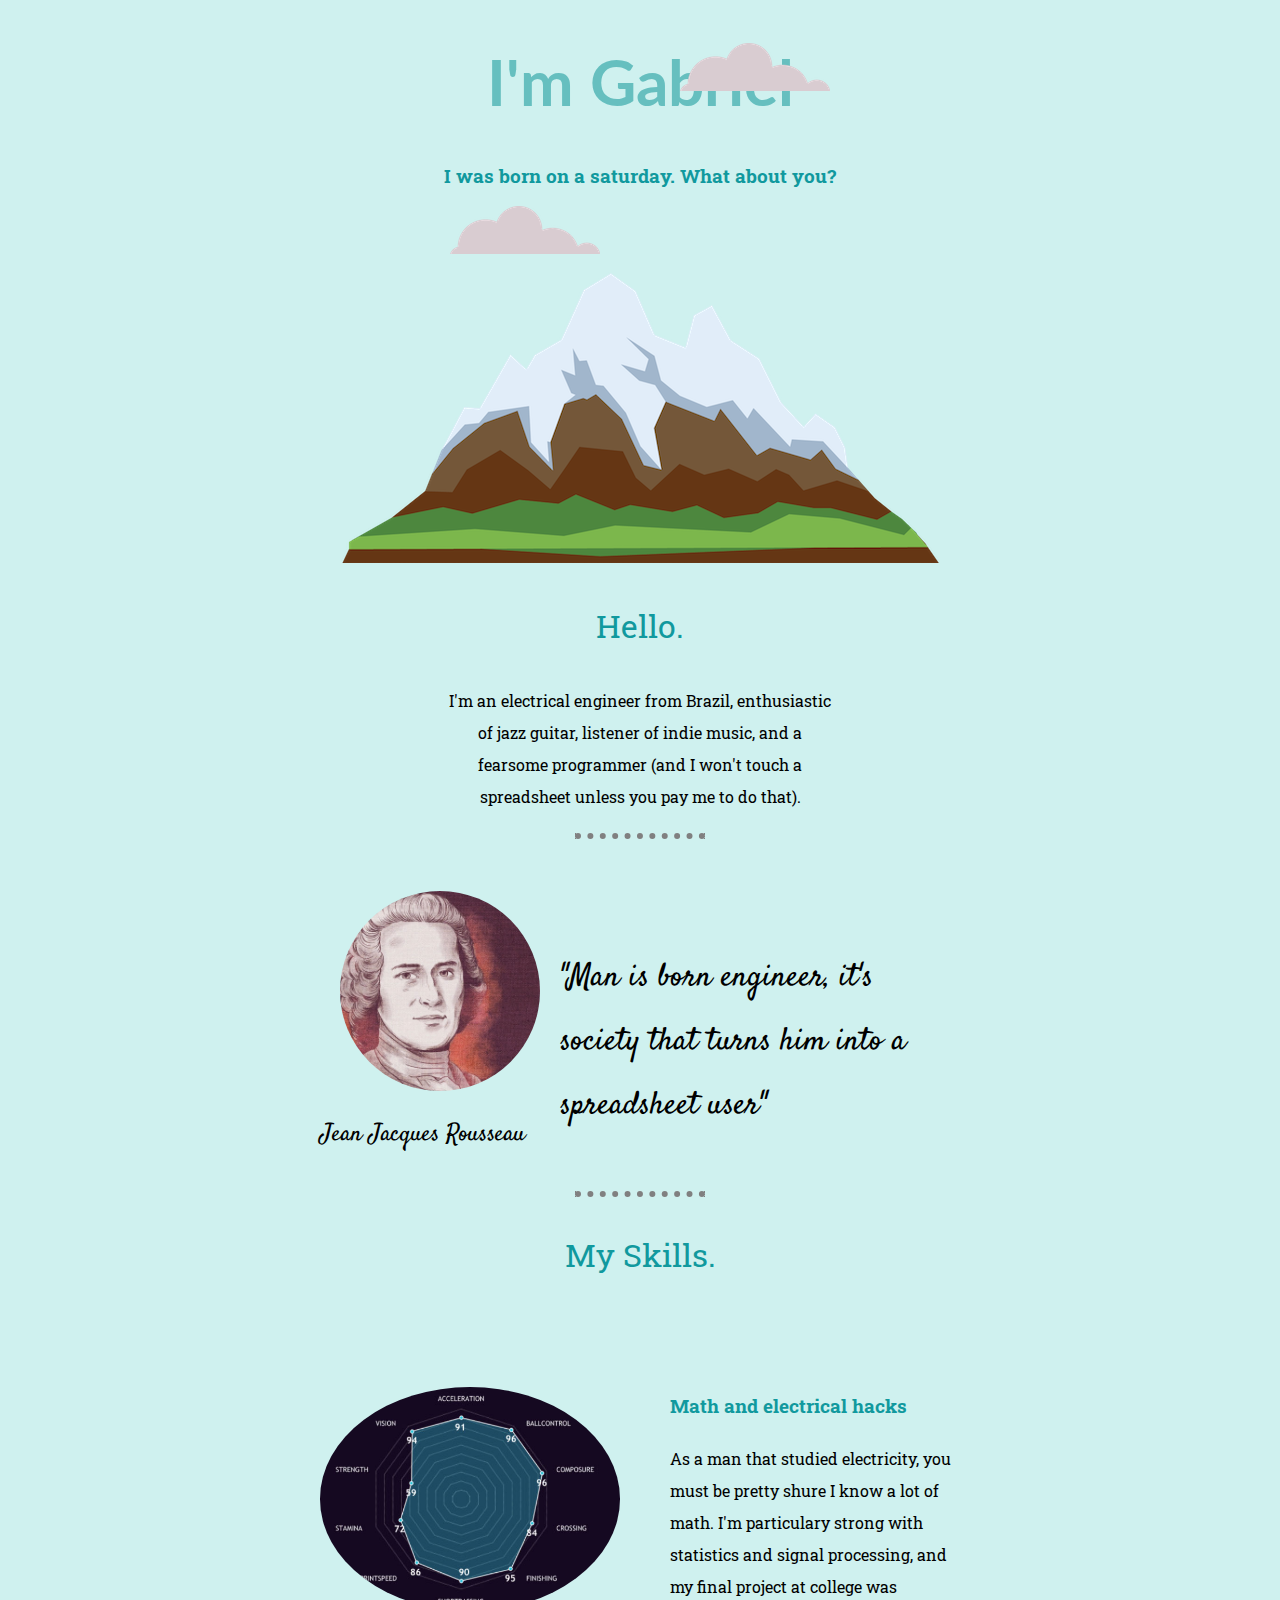
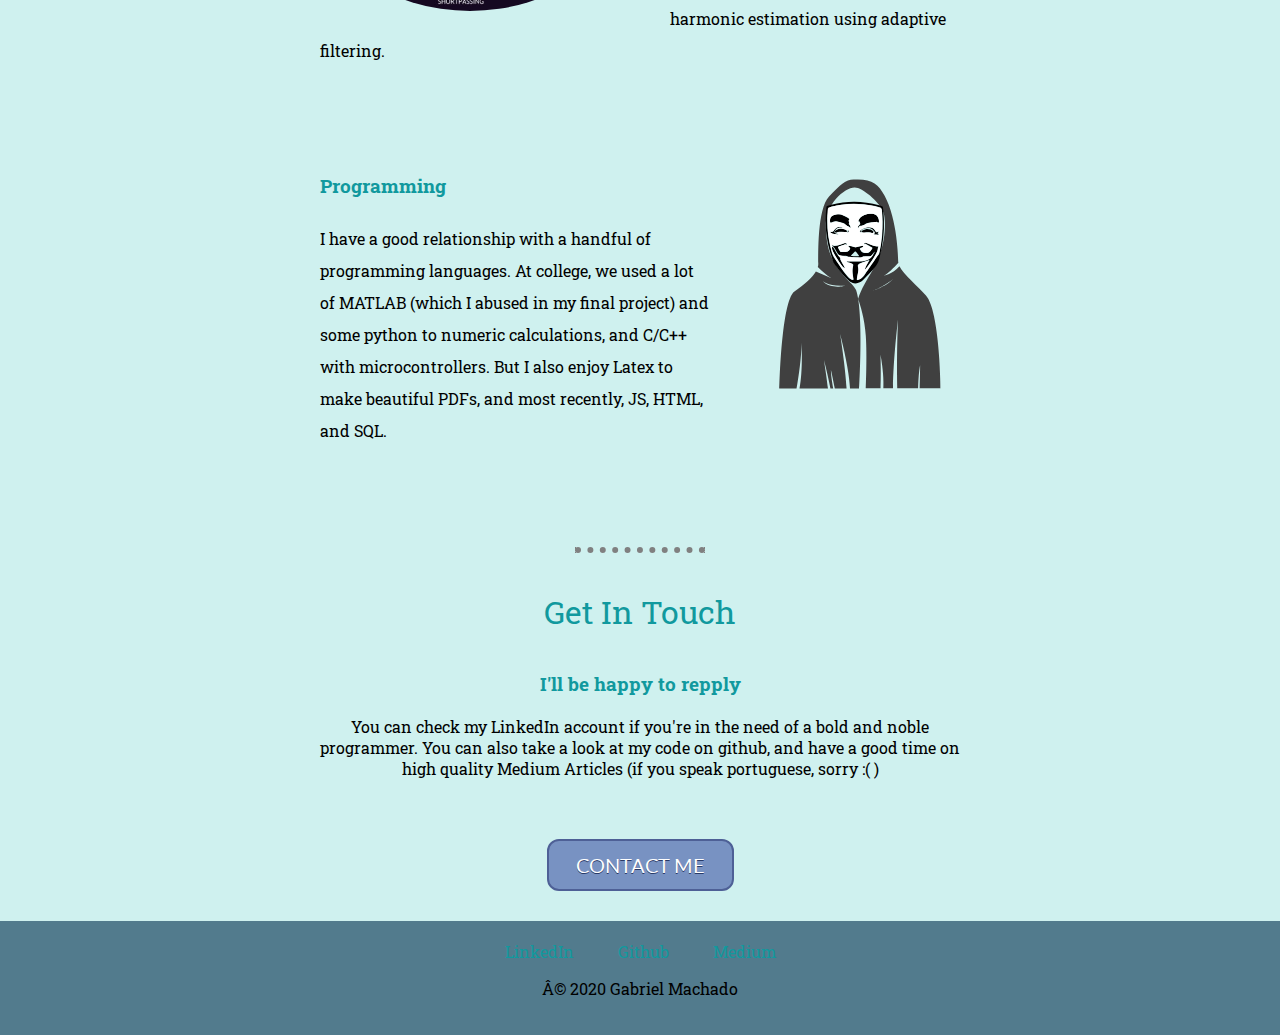
<file: index.html>
<!DOCTYPE html>
<html lang="en" dir="ltr">

<head>
  <meta charset="utf-8">
  <title></title>
  <link rel="stylesheet" href="css/styles.css">
  <link rel="icon" href="favicon.ico">
  <link href="https://fonts.googleapis.com/css?family=Lato|Roboto+Slab&display=swap" rel="stylesheet">
  <link href="https://fonts.googleapis.com/css?family=Great+Vibes|Satisfy&display=swap" rel="stylesheet">
</head>

<body>
  <div class="top-container">
    <img class="top-cloud" src="images/cloud.png" alt="cloud-image">
    <h1>I'm Gabriel</h1>
    <h3>I was born on a saturday. What about you?</h2>
    <img class="bottom-cloud" src="images/cloud.png" alt="cloud-image">
    <img src="images/mountain.png" alt="mountain-image">
  </div>

  <div class="middle-container">
    <div class="profile">
      <h2>Hello.</h2>
      <p id="Hello-text" >I'm an electrical engineer from Brazil, enthusiastic of jazz guitar, listener
        of indie music, and a fearsome programmer (and I won't touch a spreadsheet unless you pay me to
        do that).</p>
    </div>
    <hr>
    <div class="citation">
      <div class="rou-div">
        <img class="rou_image" src="images/rou.jpg" alt="rou-image">
        <p class="cite-text" >"Man is born engineer, it's society that turns him into a spreadsheet user"</p>
        <p class="author" >Jean Jacques Rousseau</p>
      </div>
    </div>
    <hr>
    <div class="skills">
      <h2>My Skills.</h2>
      <div class="skill-row">
        <img class="skills-img" src="images/skills.jpg" alt="skills-image">
        <h3>Math and electrical hacks</h3>
        <p>As a man that studied electricity, you must be pretty shure I know a lot of math.
           I'm particulary strong with statistics and signal processing, and my final project at
         college was harmonic estimation using adaptive filtering.</p>
      </div>
      <div class="skill-row">
        <img class="chilly" src="images/hack.svg" alt="chilly-image">
        <h3>Programming</h3>
        <p>I have a good relationship with a handful of programming languages. At college, we used
        a lot of MATLAB (which I abused in my final project) and some python to numeric calculations, and C/C++ with microcontrollers. But
        I also enjoy Latex to make beautiful PDFs, and most recently, JS, HTML, and SQL. </p>
      </div>
    </div>
    <hr>
    <div class="contact-me">
      <h2>Get In Touch</h2>
      <h3>I'll be happy to repply</h3>
      <p id="contact-text">You can check my LinkedIn account if you're in the need of a bold and noble programmer.
         You can also take a look at my code on github, and have a good time on high quality Medium
         Articles (if you speak portuguese, sorry :( )</p>
      <a class="btn" href="gabriel.machado@engenharia.ufjf.br">CONTACT ME</a>
    </div>
  </div>


  <div class="bottom-container">
    <a class="footer-link" href="https://www.linkedin.com/in/gabriel-e-l-machado">LinkedIn</a>
    <a class="footer-link" href="https://github.com/GDX64">Github</a>
    <a class="footer-link" href="https://medium.com/@gabriel.delmachado">Medium</a>
    <p>Â© 2020 Gabriel Machado</p>
  </div>

</body>

</html>
</file>
<file: css/styles.css>
body {
  background-color: #cff1ef;
  text-align: center;
  /*font-family: Georgia, serif; */
  font-family: Roboto Slab, serif ;
  margin: 0px;
}

div {
  background-color: #cff1ef;
  border-top: 0px;
  margin: 0px;
}

h1 {
  font-family: Lato, sans-serif;
  font-size: 4rem;
  width: 10%
  margin : 0 auto 0 auto;
  color: #66BFBF;
}

h2 {
  font-size: 2rem;
  color: #11999E;
  font-weight: normal;
  line-height: 2;
}

h3 {
  color: #11999E;
}

a {
  color: #11999E;
  text-decoration: none;
}

a:hover{
  color: #EAF6F6;
}

hr {
    color: grey;
    border-style: dotted;
    border-top: none;
    border-bottom-width: 6px;
    width: 10%;
    margin: 20px auto 20px auto;
}

.bottom-cloud {
  position: absolute;
  left: 450px;
}

.top-cloud {
  position: absolute;
  right: 450px;
}

.midle-container {
  text-align: center;

}

.bottom-container {
  background-color: #527b8d;
  padding: 20px;

}

.footer-link{
  margin: 20px;
}

.skill-row {
  width: 50%;
  margin: 100px auto 100px auto;
  text-align: left;
  line-height: 2;
}

.rou-div{
  width: 50%;
  margin: 0px auto 0px auto;
  text-align: left;
  line-height: 2;
}

.citation {
  width: 100%;
  height: 250px;
  margin: 0px auto 70px auto;
  position: static;
}

.cite-text {
  position: relative;
  font-family: Satisfy, serif;
  font-size: 2em;
  top: 75px;
}

.author {
  clear: left;
  font-family: Satisfy, serif;
  font-size: 1.5em;
}

.skills-img {
  width: 300px;
  border-radius: 100%;
  margin-right: 50px;
  float: left;
}

.chilly {
  width: 200px;
  margin-left: 50px;
  float: right;
}
/*
 Images
*/

.rou_image {
  border-radius: 100%;
  width: 200px;
  margin: 20px;
  float: left;
}

.btn {
	background-color:#7892c2;
	border-radius:12px;
	border:2px solid #4e6096;
	display:inline-block;
	cursor:pointer;
	color:#ffffff;
	font-family: Lato;
	font-size:20px;
	padding:12px 27px;
	text-decoration:none;
	text-shadow:0px 1px 0px #283966;
  margin: 30px;
}
.btn:hover {
	background-color:#476e9e;
}
.btn:active {
	position:relative;
	top:1px;
}

#Hello-text {
  width: 30%;
  margin: auto;
  text-align: center;
  line-height: 2;
}

#contact-text{
  width: 50%;
  margin: 20px auto 30px auto;
  text-align: center;
}
</file>
